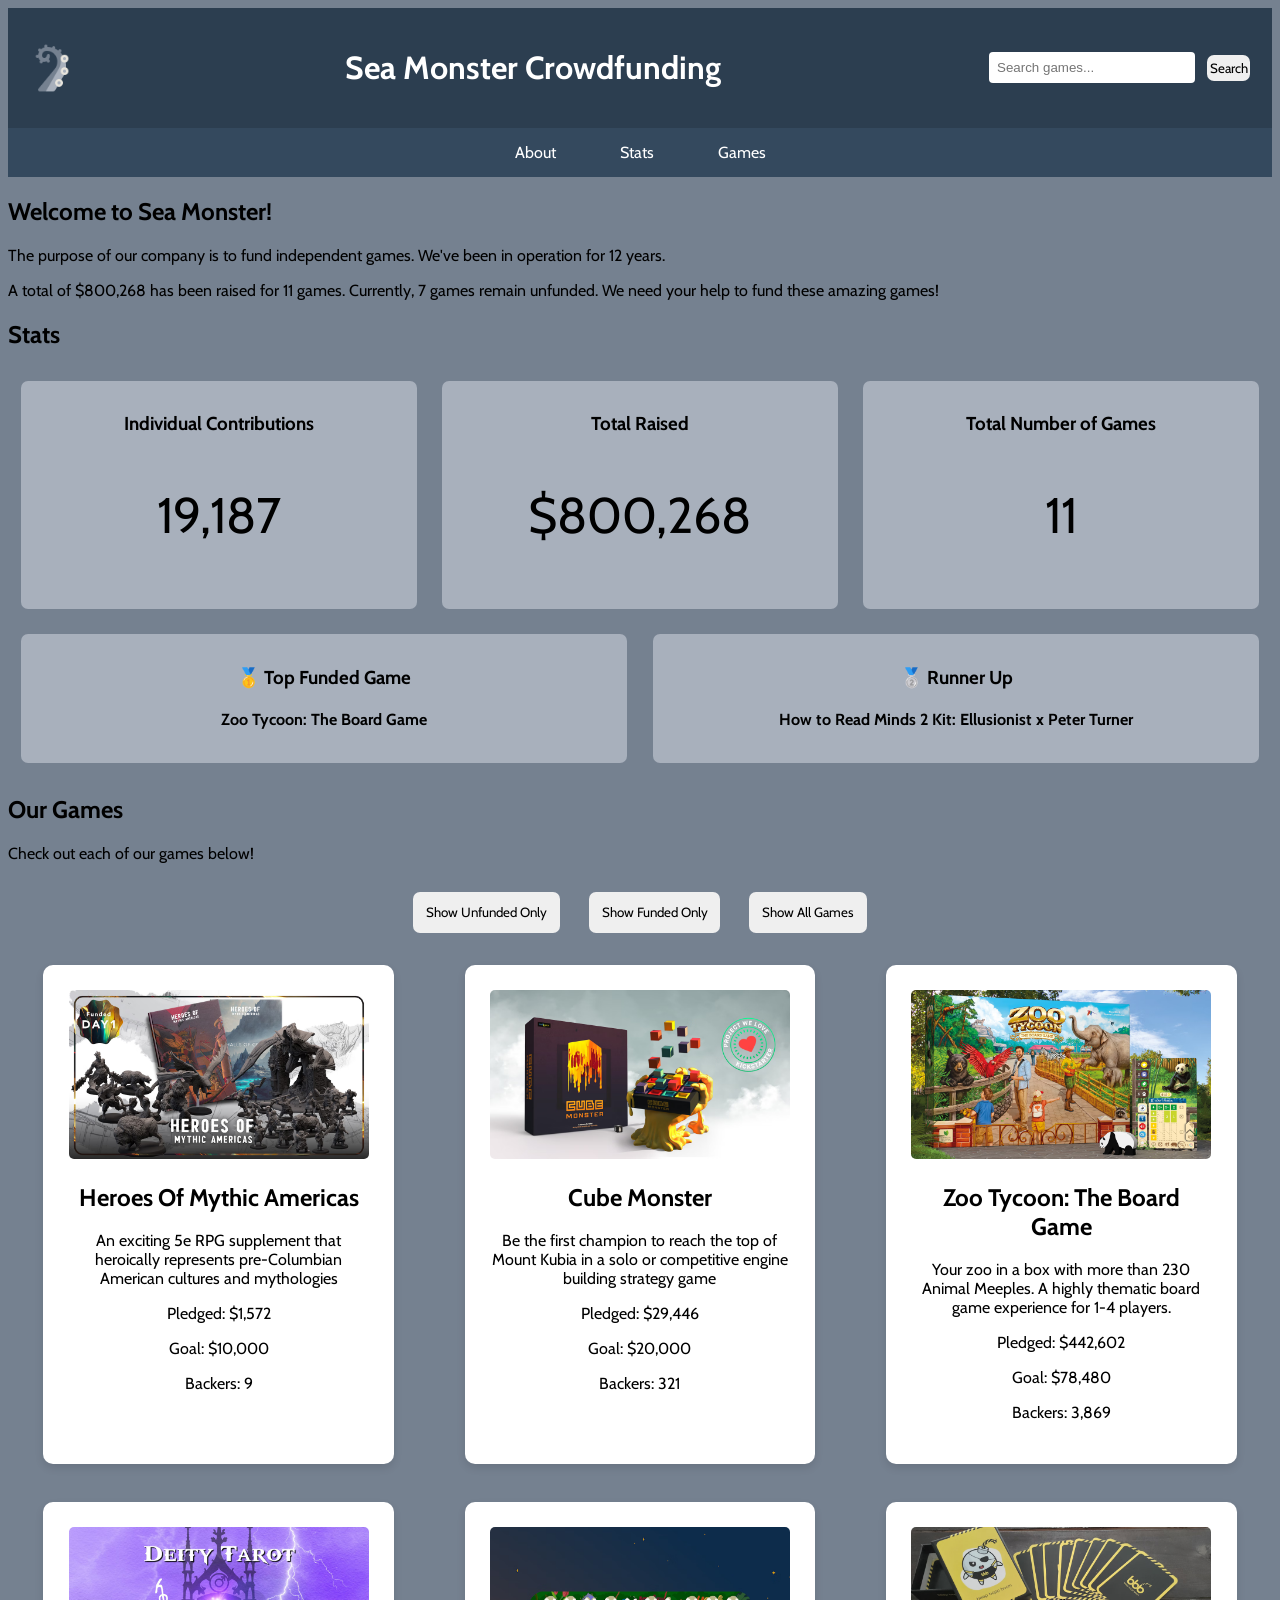
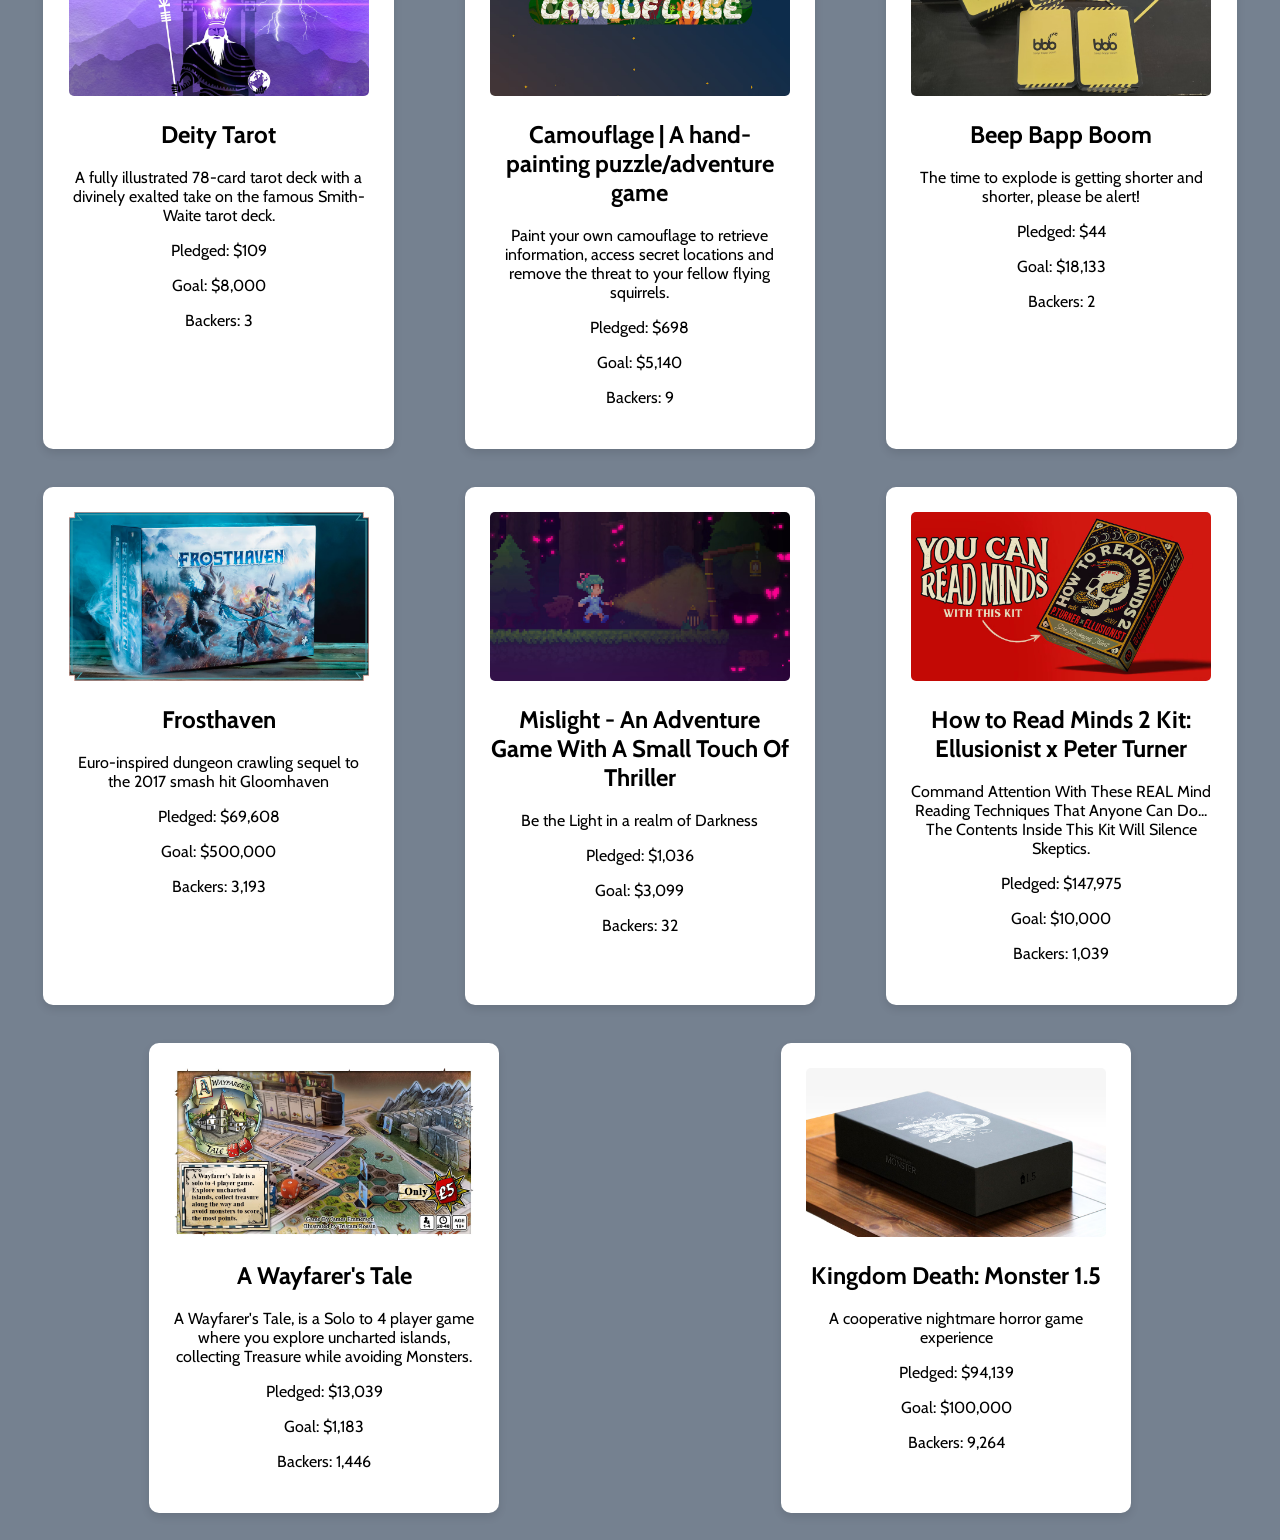
<file: codepath_web_prework/index.html>
<!DOCTYPE html>
<html lang="en">
  <head>
    <meta charset="UTF-8" />
    <meta name="viewport" content="width=device-width">
    <link href="style.css" rel="stylesheet" type="text/css" />
  </head>

  <body>
    <!-- header row with logo -->
    <div class="header">
        <img id="tentacles" src="assets/tentacles.png">
        <h1 class="header-text">Sea Monster Crowdfunding</h1>
        <div class="search-container">
            <input type="text" id="search-input" placeholder="Search games...">
            <button type="button" id="search-btn">Search</button>
        </div>
    </div>

    <!-- navigation bar -->
    <div class="nav-bar">
        <a href="#description-container">About</a>
        <a href="#stats-container">Stats</a>
        <a href="#games-container-start">Games</a>
    </div>

    <!-- background info about company -->
    <h2>Welcome to Sea Monster!</h2>
    <div id="description-container">
        <p>The purpose of our company is to fund independent games. We've been in operation for 12 years.</p>
    </div>

    <!-- top games & other interesting stats -->
    <h2>Stats</h2>
    <div class="stats-container" id="stats-container">
        <div class="stats-card">
            <h3>Individual Contributions</h3>
            <p id="num-contributions">
            </p>
        </div>
        <div class="stats-card">
            <h3>Total Raised</h3>
            <p id="total-raised">
            </p>
        </div>
        <div class="stats-card">
            <h3>Total Number of Games</h3>
            <p id="num-games">
            </p>
        </div>
    </div>
    <div class="stats-container" id="top-games">
        <div class="stats-card" id="first-game">
            <h3>🥇 Top Funded Game</h3>
        </div>
        <div class="stats-card" id="second-game">
            <h3>🥈 Runner Up</h3>
        </div>
    </div>

    <!-- list of games funded by Sea Monster -->
    <h2 id="games-container-start">Our Games</h2>
    <p>Check out each of our games below!</p>
    <div id="button-container">
        <button id="unfunded-btn">Show Unfunded Only</button>
        <button id="funded-btn">Show Funded Only</button>
        <button id="all-btn">Show All Games</button>
    </div>
    <div id="games-container">

    </div>

    <script type="module" src="index.js"></script>
  </body>
</html>
</file>
<file: codepath_web_prework/style.css>
@import url('https://fonts.googleapis.com/css2?family=Cabin:wght@400;500;600;700&display=swap');

html {
    scroll-behavior: smooth;
}

body {
    font-family: 'Cabin';
    background-color: #758190;
}

#tentacles {
    width: 50px;
}

.header {
    display: flex;
    background-color: #2c3e50;
    padding: 1.5%;
    align-items: center;
    justify-content: space-between;
    color: white;
}

.search-container {
    display: flex;
    gap: 10px;
}

#search-input {
    padding: 8px;
    border-radius: 4px;
    border: none;
    width: 200px;
}

.nav-bar {
    background-color: #34495e;
    padding: 15px;
    text-align: center;
    position: sticky;
    top: 0;
    z-index: 100;
}

.nav-bar a {
    color: white;
    text-decoration: none;
    padding: 10px 20px;
    margin: 0 10px;
    border-radius: 4px;
}

.nav-bar a:hover {
    background-color: #2c3e50;
}

.stats-container {
    display: flex;
    align-items: center;
}

.stats-container:hover {
    cursor: pointer;
    box-shadow: 0 0 30px lightblue;
}

.stats-card {
    background-color: #a8b0bc;
    border-radius: 7px;
    padding: 1%;
    margin: 1%;
    width: 100%;
    text-align: center;
}

#num-contributions, #total-raised, #num-games {
    font-size: 50px;
}

#games-container {
    display: flex;
    flex-wrap: wrap;
    justify-content: space-around;
}

.game-img {
    width: 100%;
    border-radius: 5px;
    box-shadow: 0 0 10px #FFFFFF;
}

.game-card {
    background-color: #FFFFFF;
    padding: 2%;
    margin: 1.5%;
    width: 300px;
    text-align: center;
    border-radius: 10px;
    box-shadow: 0 4px 8px rgba(0,0,0,0.1);
    transition: transform 0.2s;
}

.game-card:hover {
    transform: translateY(-5px);
    box-shadow: 0 6px 12px rgba(0,0,0,0.2);
}

#button-container {
    text-align: center;
}

button {
    font-family: 'Cabin';
    border: none;
    padding: 1%;
    margin: 1%;
    border-radius: 7px;
    transition: transform 0.2s ease;
}

button:hover,
button:focus {
    background-color: #2c3e50;
    color: white;
    outline: none;
}

button:active {
    transform: scale(0.95);
}

.search-container button {
    cursor: pointer;
    transition: transform 0.2s;
}

.search-container button:active {
    transform: scale(0.95);
}
</file>
